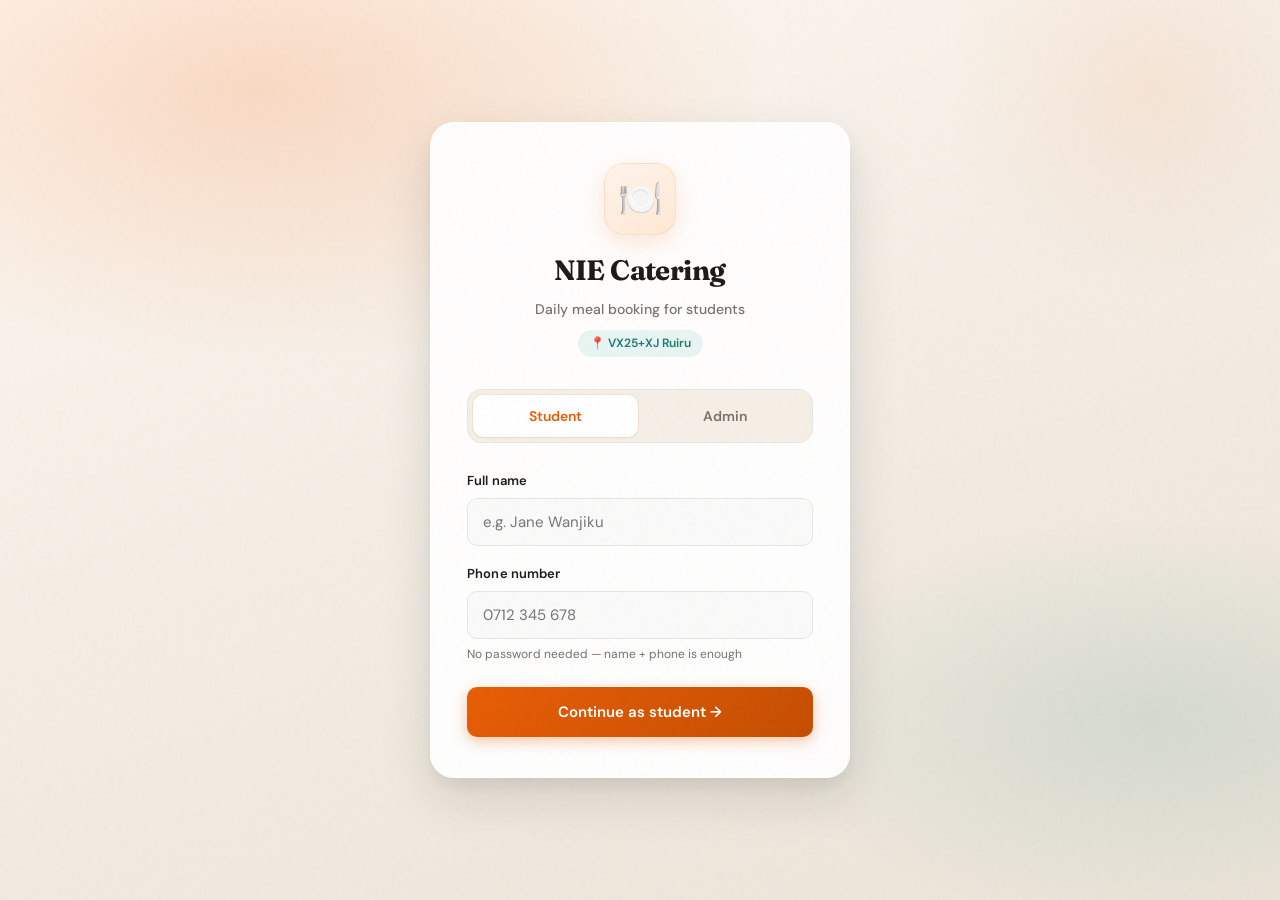
<file: index.html>
<!DOCTYPE html>
<html lang="en">
<head>
  <meta charset="UTF-8">
  <meta name="viewport" content="width=device-width, initial-scale=1.0">
  <title>NIE Catering – Sign in</title>
  <link rel="stylesheet" href="css/style.css">
  <link rel="icon" href="data:image/svg+xml,<svg xmlns='http://www.w3.org/2000/svg' viewBox='0 0 100 100'><text y='.9em' font-size='90'>🍽️</text></svg>">
</head>
<body>
  <div class="login-container">
    <div class="login-card">
      <div class="logo">
        <div class="logo-icon">🍽️</div>
        <h1>NIE Catering</h1>
        <p class="subtitle">Daily meal booking for students</p>
        <span class="location">📍 VX25+XJ Ruiru</span>
      </div>

      <div class="role-toggle">
        <button type="button" class="role-btn active" id="studentTab" onclick="switchRole('student')">Student</button>
        <button type="button" class="role-btn" id="adminTab" onclick="switchRole('admin')">Admin</button>
      </div>

      <div id="errorMsg" class="error-msg"></div>

      <!-- Student form -->
      <form class="login-form" id="studentForm" onsubmit="return studentLogin(event)">
        <div class="form-group">
          <label for="studentName">Full name</label>
          <input type="text" id="studentName" placeholder="e.g. Jane Wanjiku" required autocomplete="name">
        </div>
        <div class="form-group">
          <label for="studentPhone">Phone number</label>
          <input type="tel" id="studentPhone" placeholder="0712 345 678" required autocomplete="tel">
          <span class="hint">No password needed — name + phone is enough</span>
        </div>
        <button type="submit" class="submit-btn">Continue as student →</button>
      </form>

      <!-- Admin form -->
      <form class="login-form hidden" id="adminForm" onsubmit="return adminLogin(event)">
        <div class="form-group">
          <label for="adminName">Full name</label>
          <input type="text" id="adminName" placeholder="e.g. Chef Kamau" required autocomplete="name">
        </div>
        <div class="form-group">
          <label for="adminPhone">Phone number</label>
          <input type="tel" id="adminPhone" placeholder="0712 345 678" required autocomplete="tel">
        </div>
        <div class="form-group">
          <label for="adminPassword">Password</label>
          <input type="password" id="adminPassword" placeholder="At least 4 characters" required minlength="4" autocomplete="current-password">
          <span class="hint">First sign-in on a phone sets the password</span>
        </div>
        <button type="submit" class="submit-btn">Sign in as admin →</button>
      </form>
    </div>
  </div>

  <script src="js/app.js"></script>
  <script>
    function switchRole(role) {
      document.getElementById('studentTab').classList.toggle('active', role === 'student');
      document.getElementById('adminTab').classList.toggle('active', role === 'admin');
      document.getElementById('studentForm').classList.toggle('hidden', role !== 'student');
      document.getElementById('adminForm').classList.toggle('hidden', role !== 'admin');
      hideError();
    }

    function showError(msg) {
      const el = document.getElementById('errorMsg');
      el.textContent = msg;
      el.classList.add('show');
    }

    function hideError() {
      document.getElementById('errorMsg').classList.remove('show');
    }

    function normalizePhone(raw) {
      let p = (raw || '').replace(/\s+/g, '').replace(/^\+/, '');
      if (p.startsWith('254') && p.length === 12) p = '0' + p.slice(3);
      if (p.length === 9 && p.startsWith('7')) p = '0' + p;
      if (!/^0[17]\d{8}$/.test(p)) return null;
      return p;
    }

    function studentLogin(e) {
      e.preventDefault();
      hideError();
      const name = document.getElementById('studentName').value.trim();
      const phone = normalizePhone(document.getElementById('studentPhone').value);
      if (name.length < 2) { showError('Please enter your full name.'); return false; }
      if (!phone) { showError('Enter a valid Kenyan mobile, e.g. 0712 345 678'); return false; }
      localStorage.setItem('currentUser', JSON.stringify({ role: 'student', name, phone }));
      window.location.href = 'student.html';
      return false;
    }

    function adminLogin(e) {
      e.preventDefault();
      hideError();
      const name = document.getElementById('adminName').value.trim();
      const phone = normalizePhone(document.getElementById('adminPhone').value);
      const password = document.getElementById('adminPassword').value;
      if (name.length < 2) { showError('Please enter your full name.'); return false; }
      if (!phone) { showError('Enter a valid Kenyan mobile, e.g. 0712 345 678'); return false; }
      if (password.length < 4) { showError('Password must be at least 4 characters.'); return false; }

      let admins = JSON.parse(localStorage.getItem('admins') || '[]');
      const existing = admins.find(a => a.phone === phone);
      if (existing) {
        if (existing.password !== password) {
          showError('Incorrect password for this phone number.');
          return false;
        }
        existing.name = name;
      } else {
        admins.push({ name, phone, password });
      }
      localStorage.setItem('admins', JSON.stringify(admins));
      localStorage.setItem('currentUser', JSON.stringify({ role: 'admin', name, phone }));
      window.location.href = 'admin.html';
      return false;
    }

    // Auto-fill if returning
    (function () {
      const u = getCurrentUser();
      if (!u) return;
      if (u.role === 'student') {
        document.getElementById('studentName').value = u.name || '';
        document.getElementById('studentPhone').value = u.phone || '';
      } else if (u.role === 'admin') {
        switchRole('admin');
        document.getElementById('adminName').value = u.name || '';
        document.getElementById('adminPhone').value = u.phone || '';
      }
    })();
  </script>
</body>
</html>
</file>
<file: css/style.css>
/* ===== NIE Catering – refined design system ===== */
@import url('https://fonts.googleapis.com/css2?family=DM+Sans:ital,opsz,wght@0,9..40,400;0,9..40,500;0,9..40,600;0,9..40,700;1,9..40,400&family=Fraunces:opsz,wght@9..144,600;9..144,700&display=swap');

*, *::before, *::after {
  margin: 0;
  padding: 0;
  box-sizing: border-box;
}

:root {
  --primary: #e85d04;
  --primary-soft: #fff4eb;
  --primary-dark: #c44d00;
  --accent: #1a7a6d;
  --accent-soft: #e8f5f2;
  --secondary: #1c1917;
  --success: #0d9488;
  --success-soft: #ccfbf1;
  --danger: #dc2626;
  --danger-soft: #fef2f2;
  --warning: #d97706;
  --bg: #faf7f2;
  --bg-warm: #f5efe6;
  --card: #ffffff;
  --text: #1c1917;
  --muted: #78716c;
  --border: #e7e5e4;
  --border-strong: #d6d3d1;
  --shadow-sm: 0 1px 2px rgba(28, 25, 23, 0.04);
  --shadow: 0 4px 16px rgba(28, 25, 23, 0.06), 0 1px 3px rgba(28, 25, 23, 0.04);
  --shadow-lg: 0 20px 50px rgba(28, 25, 23, 0.12), 0 8px 16px rgba(28, 25, 23, 0.06);
  --radius: 16px;
  --radius-sm: 10px;
  --radius-xs: 8px;
  --font: 'DM Sans', system-ui, sans-serif;
  --font-display: 'Fraunces', Georgia, serif;
}

html {
  -webkit-font-smoothing: antialiased;
  -moz-osx-font-smoothing: grayscale;
}

body {
  font-family: var(--font);
  background: var(--bg);
  color: var(--text);
  min-height: 100vh;
  line-height: 1.55;
  font-size: 15px;
}

/* subtle paper grain */
body::before {
  content: '';
  position: fixed;
  inset: 0;
  pointer-events: none;
  opacity: 0.035;
  background-image: url("data:image/svg+xml,%3Csvg viewBox='0 0 200 200' xmlns='http://www.w3.org/2000/svg'%3E%3Cfilter id='n'%3E%3CfeTurbulence type='fractalNoise' baseFrequency='0.85' numOctaves='4' stitchTiles='stitch'/%3E%3C/filter%3E%3Crect width='100%25' height='100%25' filter='url(%23n)'/%3E%3C/svg%3E");
  z-index: 9999;
}

/* ===== LOGIN ===== */
.login-container {
  min-height: 100vh;
  display: flex;
  align-items: center;
  justify-content: center;
  padding: 24px;
  background:
    radial-gradient(ellipse 80% 60% at 20% 10%, rgba(232, 93, 4, 0.18), transparent 50%),
    radial-gradient(ellipse 70% 50% at 90% 80%, rgba(26, 122, 109, 0.12), transparent 45%),
    linear-gradient(160deg, #fff8f0 0%, #f5efe6 40%, #ebe4d8 100%);
  position: relative;
  overflow: hidden;
}

.login-container::after {
  content: '';
  position: absolute;
  width: 420px;
  height: 420px;
  border-radius: 50%;
  background: radial-gradient(circle, rgba(232, 93, 4, 0.08), transparent 70%);
  top: -120px;
  right: -80px;
  pointer-events: none;
}

.login-card {
  background: rgba(255, 255, 255, 0.92);
  backdrop-filter: blur(20px);
  -webkit-backdrop-filter: blur(20px);
  border-radius: 24px;
  padding: 40px 36px;
  width: 100%;
  max-width: 420px;
  box-shadow: var(--shadow-lg);
  border: 1px solid rgba(255, 255, 255, 0.8);
  position: relative;
  z-index: 1;
}

.logo {
  text-align: center;
  margin-bottom: 32px;
}

.logo-icon {
  width: 72px;
  height: 72px;
  margin: 0 auto 14px;
  background: linear-gradient(145deg, #fff4eb, #ffe8d4);
  border-radius: 20px;
  display: flex;
  align-items: center;
  justify-content: center;
  font-size: 36px;
  box-shadow: 0 8px 24px rgba(232, 93, 4, 0.15);
  border: 1px solid rgba(232, 93, 4, 0.1);
}

.logo h1 {
  font-family: var(--font-display);
  font-size: 28px;
  font-weight: 700;
  color: var(--secondary);
  letter-spacing: -0.02em;
}

.subtitle {
  color: var(--muted);
  font-size: 14px;
  margin-top: 6px;
  font-weight: 500;
}

.location {
  display: inline-flex;
  align-items: center;
  gap: 4px;
  font-size: 12px;
  color: var(--accent);
  font-weight: 600;
  margin-top: 10px;
  background: var(--accent-soft);
  padding: 4px 12px;
  border-radius: 999px;
}

.role-toggle {
  display: flex;
  gap: 4px;
  margin-bottom: 28px;
  background: var(--bg-warm);
  padding: 5px;
  border-radius: 14px;
  border: 1px solid var(--border);
}

.role-btn {
  flex: 1;
  padding: 12px 10px;
  border: none;
  background: transparent;
  border-radius: 10px;
  font-family: inherit;
  font-size: 14px;
  font-weight: 600;
  cursor: pointer;
  transition: all 0.22s ease;
  color: var(--muted);
}

.role-btn:hover {
  color: var(--text);
}

.role-btn.active {
  background: var(--card);
  color: var(--primary);
  box-shadow: var(--shadow-sm), 0 0 0 1px rgba(232, 93, 4, 0.08);
}

.login-form {
  display: flex;
  flex-direction: column;
  gap: 18px;
}

.login-form.hidden {
  display: none;
}

.form-group {
  display: flex;
  flex-direction: column;
  gap: 7px;
}

.form-group label {
  font-size: 13px;
  font-weight: 600;
  color: var(--secondary);
  letter-spacing: 0.01em;
}

.form-group input,
.form-group textarea {
  padding: 13px 15px;
  border: 1.5px solid var(--border);
  border-radius: var(--radius-sm);
  font-family: inherit;
  font-size: 15px;
  transition: border-color 0.2s, box-shadow 0.2s;
  outline: none;
  background: #fafaf9;
  color: var(--text);
}

.form-group input:hover,
.form-group textarea:hover {
  border-color: var(--border-strong);
}

.form-group input:focus,
.form-group textarea:focus {
  border-color: var(--primary);
  background: #fff;
  box-shadow: 0 0 0 3px rgba(232, 93, 4, 0.12);
}

.form-group textarea {
  resize: vertical;
  min-height: 80px;
}

.hint {
  font-size: 12px;
  color: var(--muted);
  line-height: 1.4;
}

.submit-btn {
  padding: 15px 20px;
  background: linear-gradient(135deg, var(--primary) 0%, var(--primary-dark) 100%);
  color: white;
  border: none;
  border-radius: var(--radius-sm);
  font-family: inherit;
  font-size: 15px;
  font-weight: 600;
  cursor: pointer;
  transition: transform 0.15s, box-shadow 0.2s, filter 0.2s;
  margin-top: 6px;
  box-shadow: 0 4px 14px rgba(232, 93, 4, 0.35);
}

.submit-btn:hover {
  filter: brightness(1.05);
  box-shadow: 0 6px 20px rgba(232, 93, 4, 0.4);
  transform: translateY(-1px);
}

.submit-btn:active {
  transform: translateY(0);
  filter: brightness(0.98);
}

.submit-btn:disabled {
  opacity: 0.6;
  cursor: not-allowed;
  transform: none;
  box-shadow: none;
}

.error-msg {
  background: var(--danger-soft);
  color: var(--danger);
  padding: 11px 14px;
  border-radius: var(--radius-xs);
  font-size: 13px;
  font-weight: 500;
  border: 1px solid #fecaca;
  display: none;
}

.error-msg.show {
  display: block;
}

/* ===== APP SHELL ===== */
.app-header {
  background: rgba(255, 255, 255, 0.9);
  backdrop-filter: blur(12px);
  -webkit-backdrop-filter: blur(12px);
  border-bottom: 1px solid var(--border);
  padding: 14px 20px;
  position: sticky;
  top: 0;
  z-index: 100;
  display: flex;
  align-items: center;
  justify-content: space-between;
  gap: 12px;
}

.header-brand {
  display: flex;
  align-items: center;
  gap: 12px;
}

.header-logo {
  width: 40px;
  height: 40px;
  background: linear-gradient(145deg, #fff4eb, #ffe8d4);
  border-radius: 12px;
  display: flex;
  align-items: center;
  justify-content: center;
  font-size: 20px;
  flex-shrink: 0;
  border: 1px solid rgba(232, 93, 4, 0.1);
}

.header-brand h1 {
  font-family: var(--font-display);
  font-size: 18px;
  font-weight: 700;
  color: var(--secondary);
  letter-spacing: -0.02em;
  line-height: 1.2;
}

.header-brand .role-tag {
  font-size: 11px;
  font-weight: 600;
  color: var(--accent);
  background: var(--accent-soft);
  padding: 2px 8px;
  border-radius: 999px;
  letter-spacing: 0.02em;
}

.header-user {
  display: flex;
  align-items: center;
  gap: 10px;
}

.user-name {
  font-size: 13px;
  font-weight: 600;
  color: var(--text);
  max-width: 120px;
  overflow: hidden;
  text-overflow: ellipsis;
  white-space: nowrap;
}

.logout-btn {
  padding: 8px 14px;
  background: var(--bg-warm);
  border: 1px solid var(--border);
  border-radius: var(--radius-xs);
  font-family: inherit;
  font-size: 13px;
  font-weight: 600;
  color: var(--muted);
  cursor: pointer;
  transition: all 0.15s;
}

.logout-btn:hover {
  background: var(--danger-soft);
  color: var(--danger);
  border-color: #fecaca;
}

.app-main {
  max-width: 720px;
  margin: 0 auto;
  padding: 24px 16px 48px;
}

/* ===== CARDS & SECTIONS ===== */
.card {
  background: var(--card);
  border-radius: var(--radius);
  padding: 22px;
  box-shadow: var(--shadow);
  border: 1px solid rgba(231, 229, 228, 0.8);
  margin-bottom: 18px;
}

.card-header {
  display: flex;
  align-items: center;
  justify-content: space-between;
  gap: 12px;
  margin-bottom: 18px;
  flex-wrap: wrap;
}

.card-title {
  font-family: var(--font-display);
  font-size: 20px;
  font-weight: 700;
  color: var(--secondary);
  letter-spacing: -0.02em;
  display: flex;
  align-items: center;
  gap: 8px;
}

.card-title .emoji {
  font-size: 22px;
}

.date-badge {
  font-size: 12px;
  font-weight: 600;
  color: var(--accent);
  background: var(--accent-soft);
  padding: 5px 12px;
  border-radius: 999px;
  white-space: nowrap;
}

.price-pill {
  display: inline-flex;
  align-items: center;
  gap: 4px;
  background: linear-gradient(135deg, var(--primary) 0%, var(--primary-dark) 100%);
  color: white;
  font-size: 13px;
  font-weight: 700;
  padding: 6px 14px;
  border-radius: 999px;
  box-shadow: 0 3px 10px rgba(232, 93, 4, 0.3);
}

/* ===== MENU ITEMS ===== */
.menu-list {
  display: flex;
  flex-direction: column;
  gap: 8px;
  margin-bottom: 16px;
}

.menu-item {
  display: flex;
  align-items: center;
  gap: 12px;
  padding: 14px 16px;
  background: var(--bg);
  border: 1.5px solid var(--border);
  border-radius: var(--radius-sm);
  cursor: pointer;
  transition: all 0.18s ease;
  user-select: none;
}

.menu-item:hover {
  border-color: rgba(232, 93, 4, 0.35);
  background: var(--primary-soft);
}

.menu-item.selected {
  border-color: var(--primary);
  background: var(--primary-soft);
  box-shadow: 0 0 0 1px rgba(232, 93, 4, 0.15);
}

.menu-item input[type="checkbox"] {
  width: 20px;
  height: 20px;
  accent-color: var(--primary);
  cursor: pointer;
  flex-shrink: 0;
}

.menu-item .item-name {
  font-weight: 600;
  font-size: 15px;
  flex: 1;
}

.select-all-row {
  display: flex;
  align-items: center;
  gap: 10px;
  padding: 10px 4px 14px;
  border-bottom: 1px dashed var(--border);
  margin-bottom: 8px;
}

.select-all-row label {
  font-size: 13px;
  font-weight: 600;
  color: var(--muted);
  cursor: pointer;
}

.select-all-row input {
  width: 18px;
  height: 18px;
  accent-color: var(--primary);
  cursor: pointer;
}

/* ===== BOOKING / STATUS ===== */
.status-banner {
  padding: 14px 16px;
  border-radius: var(--radius-sm);
  font-size: 14px;
  font-weight: 500;
  margin-bottom: 16px;
  display: flex;
  align-items: flex-start;
  gap: 10px;
}

.status-banner.success {
  background: var(--success-soft);
  color: #0f766e;
  border: 1px solid #99f6e4;
}

.status-banner.warning {
  background: #fffbeb;
  color: #b45309;
  border: 1px solid #fde68a;
}

.status-banner.info {
  background: #eff6ff;
  color: #1d4ed8;
  border: 1px solid #bfdbfe;
}

.status-banner .icon {
  font-size: 18px;
  line-height: 1.2;
}

.book-btn {
  width: 100%;
  padding: 15px 20px;
  background: linear-gradient(135deg, var(--primary) 0%, var(--primary-dark) 100%);
  color: white;
  border: none;
  border-radius: var(--radius-sm);
  font-family: inherit;
  font-size: 15px;
  font-weight: 600;
  cursor: pointer;
  transition: all 0.18s;
  box-shadow: 0 4px 14px rgba(232, 93, 4, 0.3);
  display: flex;
  align-items: center;
  justify-content: center;
  gap: 8px;
}

.book-btn:hover {
  filter: brightness(1.05);
  transform: translateY(-1px);
  box-shadow: 0 6px 18px rgba(232, 93, 4, 0.38);
}

.book-btn:disabled {
  opacity: 0.55;
  cursor: not-allowed;
  transform: none;
  box-shadow: none;
  filter: none;
}

.book-btn.secondary {
  background: var(--card);
  color: var(--text);
  border: 1.5px solid var(--border);
  box-shadow: none;
}

.book-btn.secondary:hover {
  background: var(--bg);
  border-color: var(--border-strong);
  filter: none;
}

.book-btn.danger {
  background: linear-gradient(135deg, #ef4444, #dc2626);
  box-shadow: 0 4px 14px rgba(220, 38, 38, 0.25);
}

.book-btn.success-btn {
  background: linear-gradient(135deg, #14b8a6, #0d9488);
  box-shadow: 0 4px 14px rgba(13, 148, 136, 0.3);
}

/* ===== EMPTY STATE ===== */
.empty-state {
  text-align: center;
  padding: 36px 20px;
  color: var(--muted);
}

.empty-state .empty-icon {
  font-size: 48px;
  margin-bottom: 12px;
  opacity: 0.85;
}

.empty-state p {
  font-size: 14px;
  line-height: 1.5;
}

.empty-state.small {
  padding: 20px;
  font-size: 13px;
}

.empty-state.small .empty-icon {
  font-size: 32px;
}

/* ===== HISTORY / BOOKING LIST ===== */
.history-list,
.bookings-list {
  display: flex;
  flex-direction: column;
  gap: 10px;
}

.history-card,
.booking-card {
  background: var(--bg);
  border: 1px solid var(--border);
  border-radius: var(--radius-sm);
  padding: 14px 16px;
  transition: border-color 0.15s;
}

.history-card:hover,
.booking-card:hover {
  border-color: var(--border-strong);
}

.history-meta,
.booking-meta {
  display: flex;
  justify-content: space-between;
  align-items: center;
  gap: 8px;
  margin-bottom: 6px;
  flex-wrap: wrap;
}

.history-date,
.booking-name {
  font-weight: 600;
  font-size: 14px;
}

.history-items,
.booking-items {
  font-size: 13px;
  color: var(--muted);
  line-height: 1.4;
}

.booking-phone {
  font-size: 12px;
  color: var(--muted);
}

.badge {
  font-size: 11px;
  font-weight: 700;
  padding: 3px 10px;
  border-radius: 999px;
  letter-spacing: 0.02em;
  text-transform: uppercase;
}

.badge.collected {
  background: var(--success-soft);
  color: #0f766e;
}

.badge.pending {
  background: #fffbeb;
  color: #b45309;
}

.badge.closed {
  background: #f5f5f4;
  color: #57534e;
}

/* ===== ADMIN SPECIFIC ===== */
.stats-row {
  display: grid;
  grid-template-columns: repeat(auto-fit, minmax(120px, 1fr));
  gap: 12px;
  margin-bottom: 18px;
}

.stat-card {
  background: var(--bg);
  border: 1px solid var(--border);
  border-radius: var(--radius-sm);
  padding: 16px;
  text-align: center;
}

.stat-value {
  font-family: var(--font-display);
  font-size: 28px;
  font-weight: 700;
  color: var(--secondary);
  line-height: 1.1;
  letter-spacing: -0.02em;
}

.stat-label {
  font-size: 12px;
  font-weight: 600;
  color: var(--muted);
  margin-top: 4px;
  text-transform: uppercase;
  letter-spacing: 0.04em;
}

.stat-card.highlight {
  background: var(--primary-soft);
  border-color: rgba(232, 93, 4, 0.2);
}

.stat-card.highlight .stat-value {
  color: var(--primary);
}

.dish-inputs {
  display: flex;
  flex-direction: column;
  gap: 8px;
  margin-bottom: 12px;
}

.dish-row {
  display: flex;
  gap: 8px;
}

.dish-row input {
  flex: 1;
  padding: 11px 13px;
  border: 1.5px solid var(--border);
  border-radius: var(--radius-xs);
  font-family: inherit;
  font-size: 14px;
  outline: none;
  background: #fafaf9;
  transition: border-color 0.2s, box-shadow 0.2s;
}

.dish-row input:focus {
  border-color: var(--primary);
  background: #fff;
  box-shadow: 0 0 0 3px rgba(232, 93, 4, 0.1);
}

.remove-dish {
  width: 40px;
  height: 40px;
  border: 1.5px solid var(--border);
  background: var(--card);
  border-radius: var(--radius-xs);
  cursor: pointer;
  font-size: 18px;
  color: var(--muted);
  transition: all 0.15s;
  flex-shrink: 0;
  display: flex;
  align-items: center;
  justify-content: center;
}

.remove-dish:hover {
  background: var(--danger-soft);
  border-color: #fecaca;
  color: var(--danger);
}

.add-dish-btn {
  padding: 10px 16px;
  background: transparent;
  border: 1.5px dashed var(--border-strong);
  border-radius: var(--radius-xs);
  font-family: inherit;
  font-size: 13px;
  font-weight: 600;
  color: var(--muted);
  cursor: pointer;
  transition: all 0.15s;
  width: 100%;
  margin-bottom: 14px;
}

.add-dish-btn:hover {
  border-color: var(--primary);
  color: var(--primary);
  background: var(--primary-soft);
}

.action-row {
  display: flex;
  flex-wrap: wrap;
  gap: 10px;
  margin-top: 12px;
}

.action-row .book-btn {
  flex: 1;
  min-width: 140px;
}

.wa-section {
  margin-top: 8px;
}

.wa-section textarea {
  width: 100%;
  padding: 12px 14px;
  border: 1.5px solid var(--border);
  border-radius: var(--radius-sm);
  font-family: inherit;
  font-size: 13px;
  resize: vertical;
  min-height: 70px;
  margin-bottom: 12px;
  background: #fafaf9;
  outline: none;
  transition: border-color 0.2s, box-shadow 0.2s;
}

.wa-section textarea:focus {
  border-color: #25d366;
  box-shadow: 0 0 0 3px rgba(37, 211, 102, 0.12);
  background: #fff;
}

.wa-btn {
  background: linear-gradient(135deg, #25d366, #128c7e) !important;
  box-shadow: 0 4px 14px rgba(37, 211, 102, 0.3) !important;
}

.wa-btn:hover {
  filter: brightness(1.05);
}

.admin-card {
  display: flex;
  align-items: center;
  justify-content: space-between;
  padding: 12px 14px;
  background: var(--bg);
  border: 1px solid var(--border);
  border-radius: var(--radius-xs);
  margin-bottom: 8px;
}

.admin-card.current-admin {
  border-color: rgba(26, 122, 109, 0.3);
  background: var(--accent-soft);
}

.admin-info {
  display: flex;
  flex-direction: column;
  gap: 2px;
}

.admin-info strong {
  font-size: 14px;
}

.admin-info span {
  font-size: 12px;
  color: var(--muted);
}

.you-badge {
  font-size: 11px;
  font-weight: 700;
  color: var(--accent);
  background: white;
  padding: 3px 10px;
  border-radius: 999px;
  border: 1px solid rgba(26, 122, 109, 0.2);
}

.collect-btn {
  padding: 6px 12px;
  font-size: 12px;
  font-weight: 600;
  border-radius: 999px;
  border: 1.5px solid var(--border);
  background: var(--card);
  cursor: pointer;
  font-family: inherit;
  color: var(--muted);
  transition: all 0.15s;
  white-space: nowrap;
}

.collect-btn:hover {
  border-color: var(--success);
  color: var(--success);
  background: var(--success-soft);
}

.collect-btn.done {
  background: var(--success-soft);
  border-color: #99f6e4;
  color: #0f766e;
  cursor: default;
}

.note-box {
  font-size: 13px;
  color: var(--muted);
  font-style: italic;
  margin-top: 6px;
  padding: 8px 12px;
  background: #fafaf9;
  border-radius: 8px;
  border-left: 3px solid var(--border-strong);
}

.section-divider {
  height: 1px;
  background: var(--border);
  margin: 8px 0 20px;
}

/* closed / locked overlay feel */
.menu-closed-overlay {
  opacity: 0.65;
  pointer-events: none;
}

/* responsive */
@media (max-width: 480px) {
  .login-card {
    padding: 32px 24px;
  }

  .app-main {
    padding: 16px 12px 40px;
  }

  .card {
    padding: 18px 16px;
  }

  .user-name {
    display: none;
  }

  .stats-row {
    grid-template-columns: 1fr 1fr;
  }
}

/* toast-like feedback */
.toast {
  position: fixed;
  bottom: 24px;
  left: 50%;
  transform: translateX(-50%) translateY(80px);
  background: var(--secondary);
  color: white;
  padding: 12px 24px;
  border-radius: 999px;
  font-size: 14px;
  font-weight: 600;
  box-shadow: var(--shadow-lg);
  z-index: 1000;
  opacity: 0;
  transition: all 0.3s ease;
  pointer-events: none;
  white-space: nowrap;
}

.toast.show {
  opacity: 1;
  transform: translateX(-50%) translateY(0);
}
</file>
